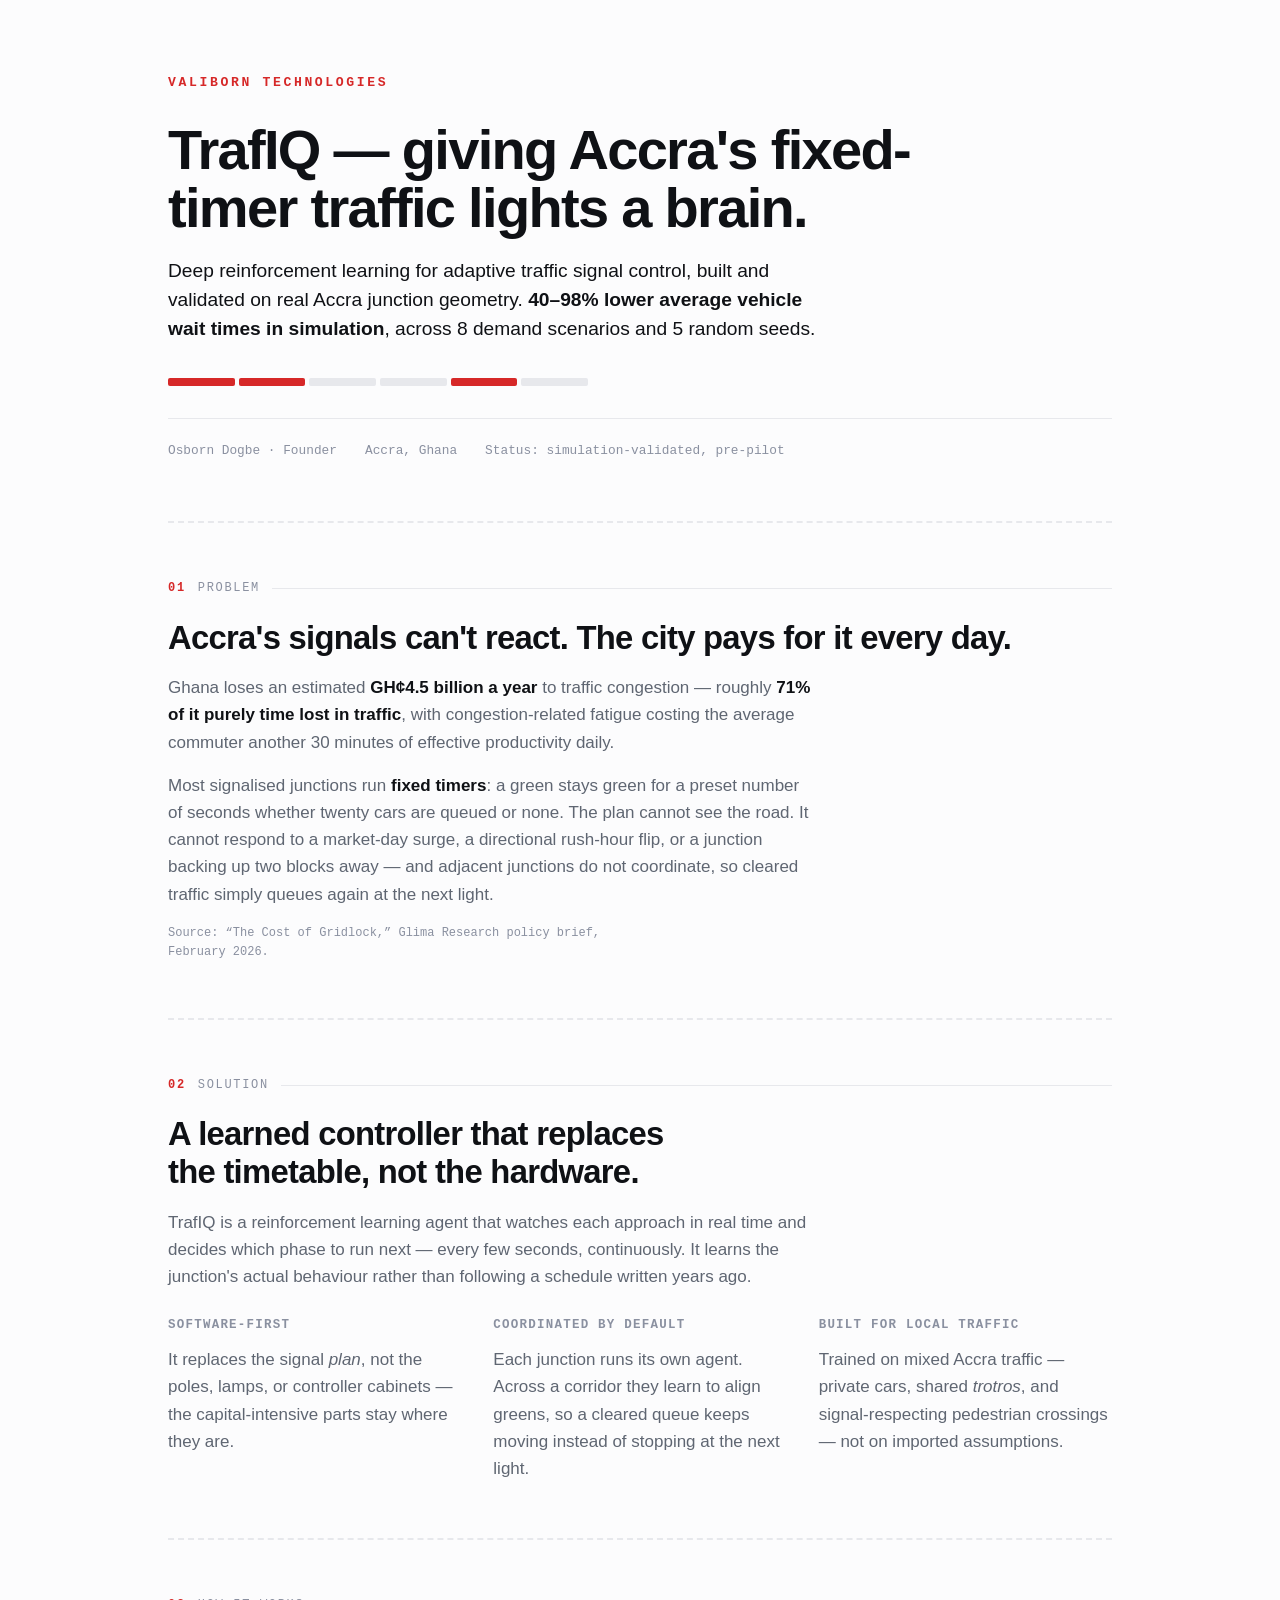
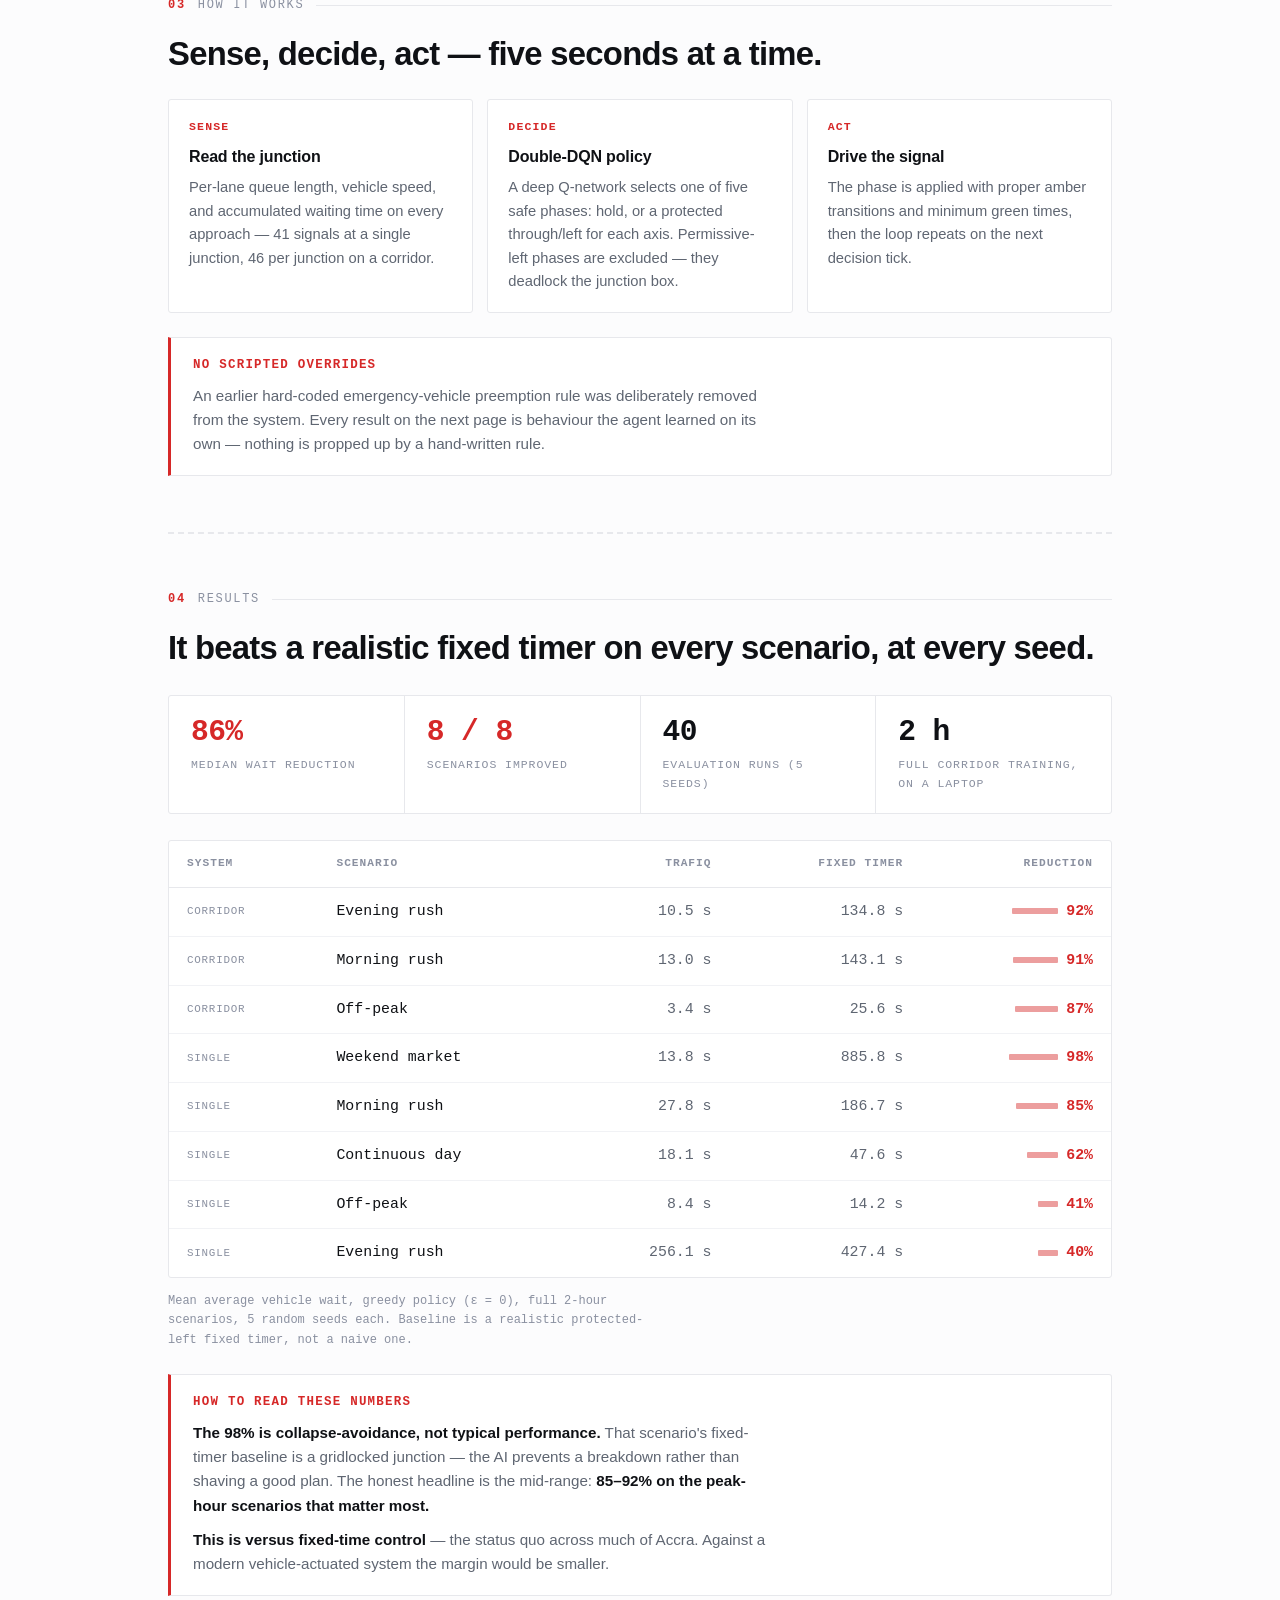
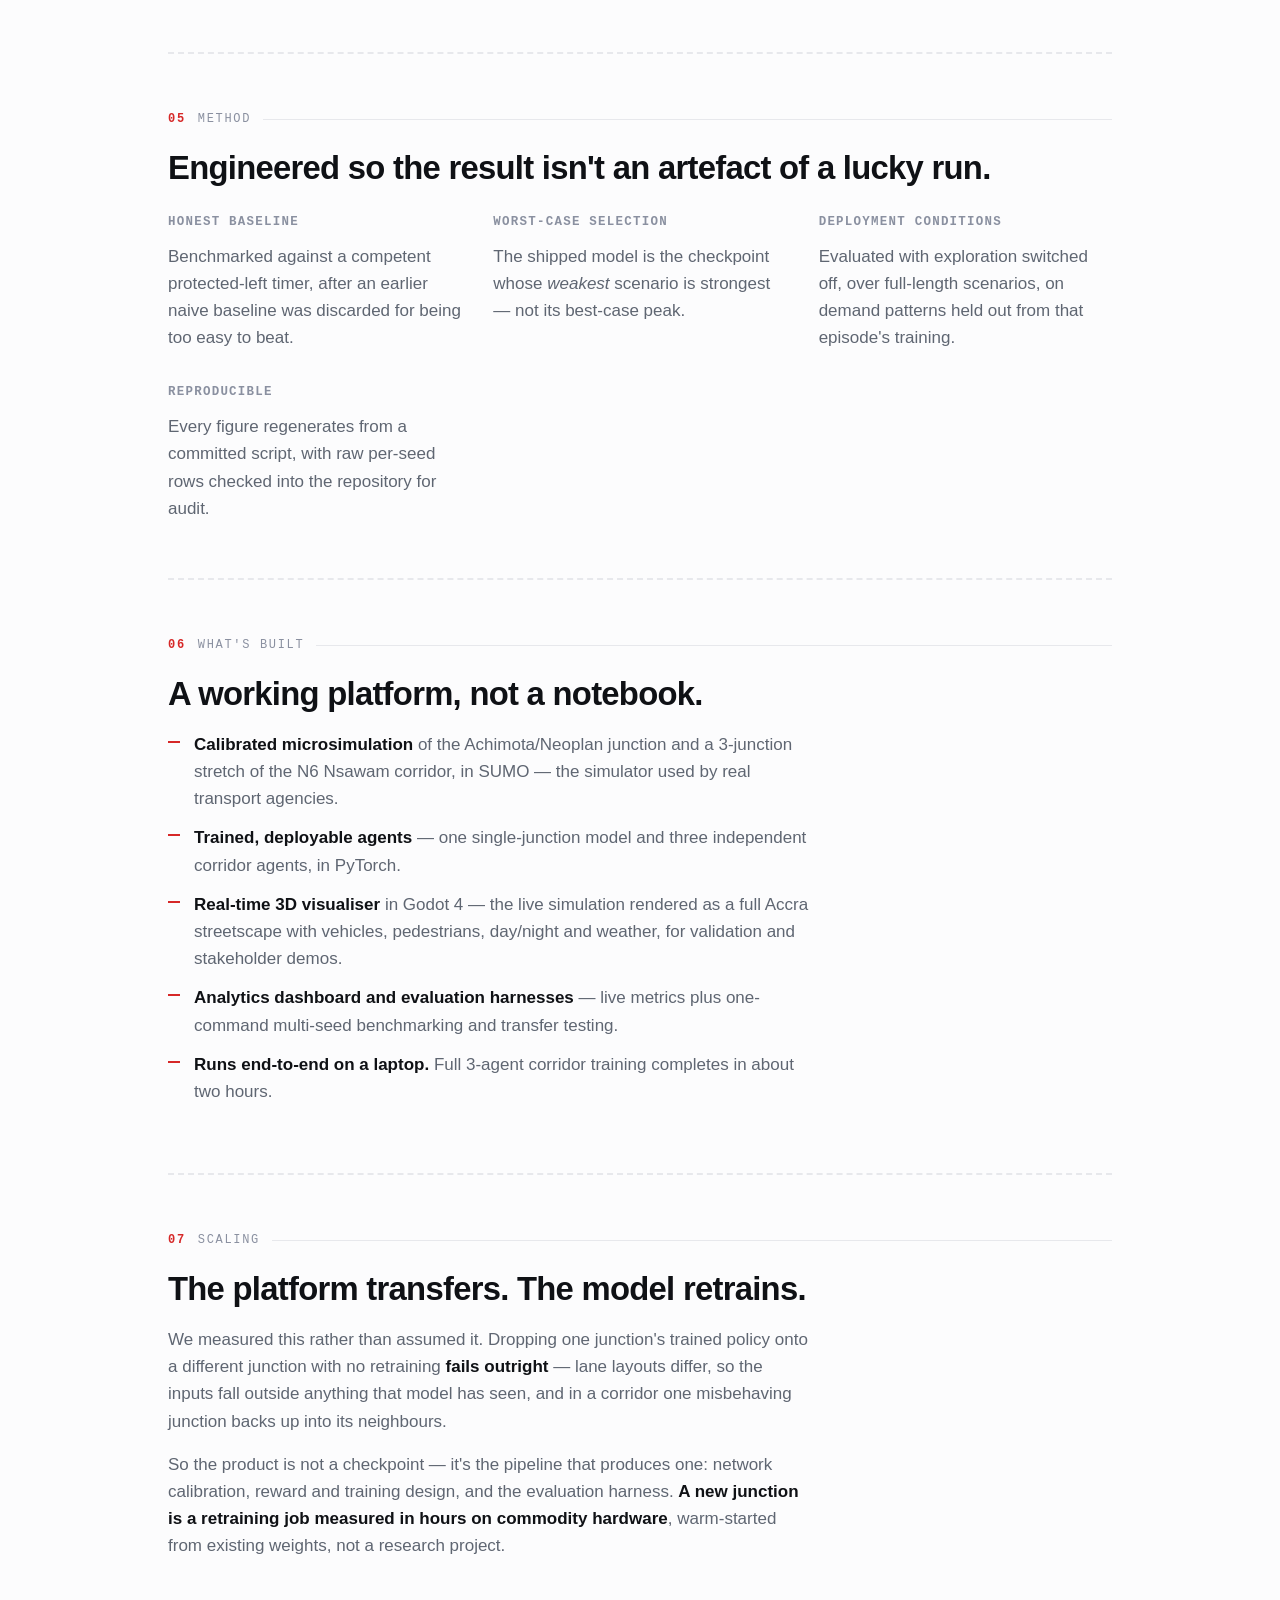
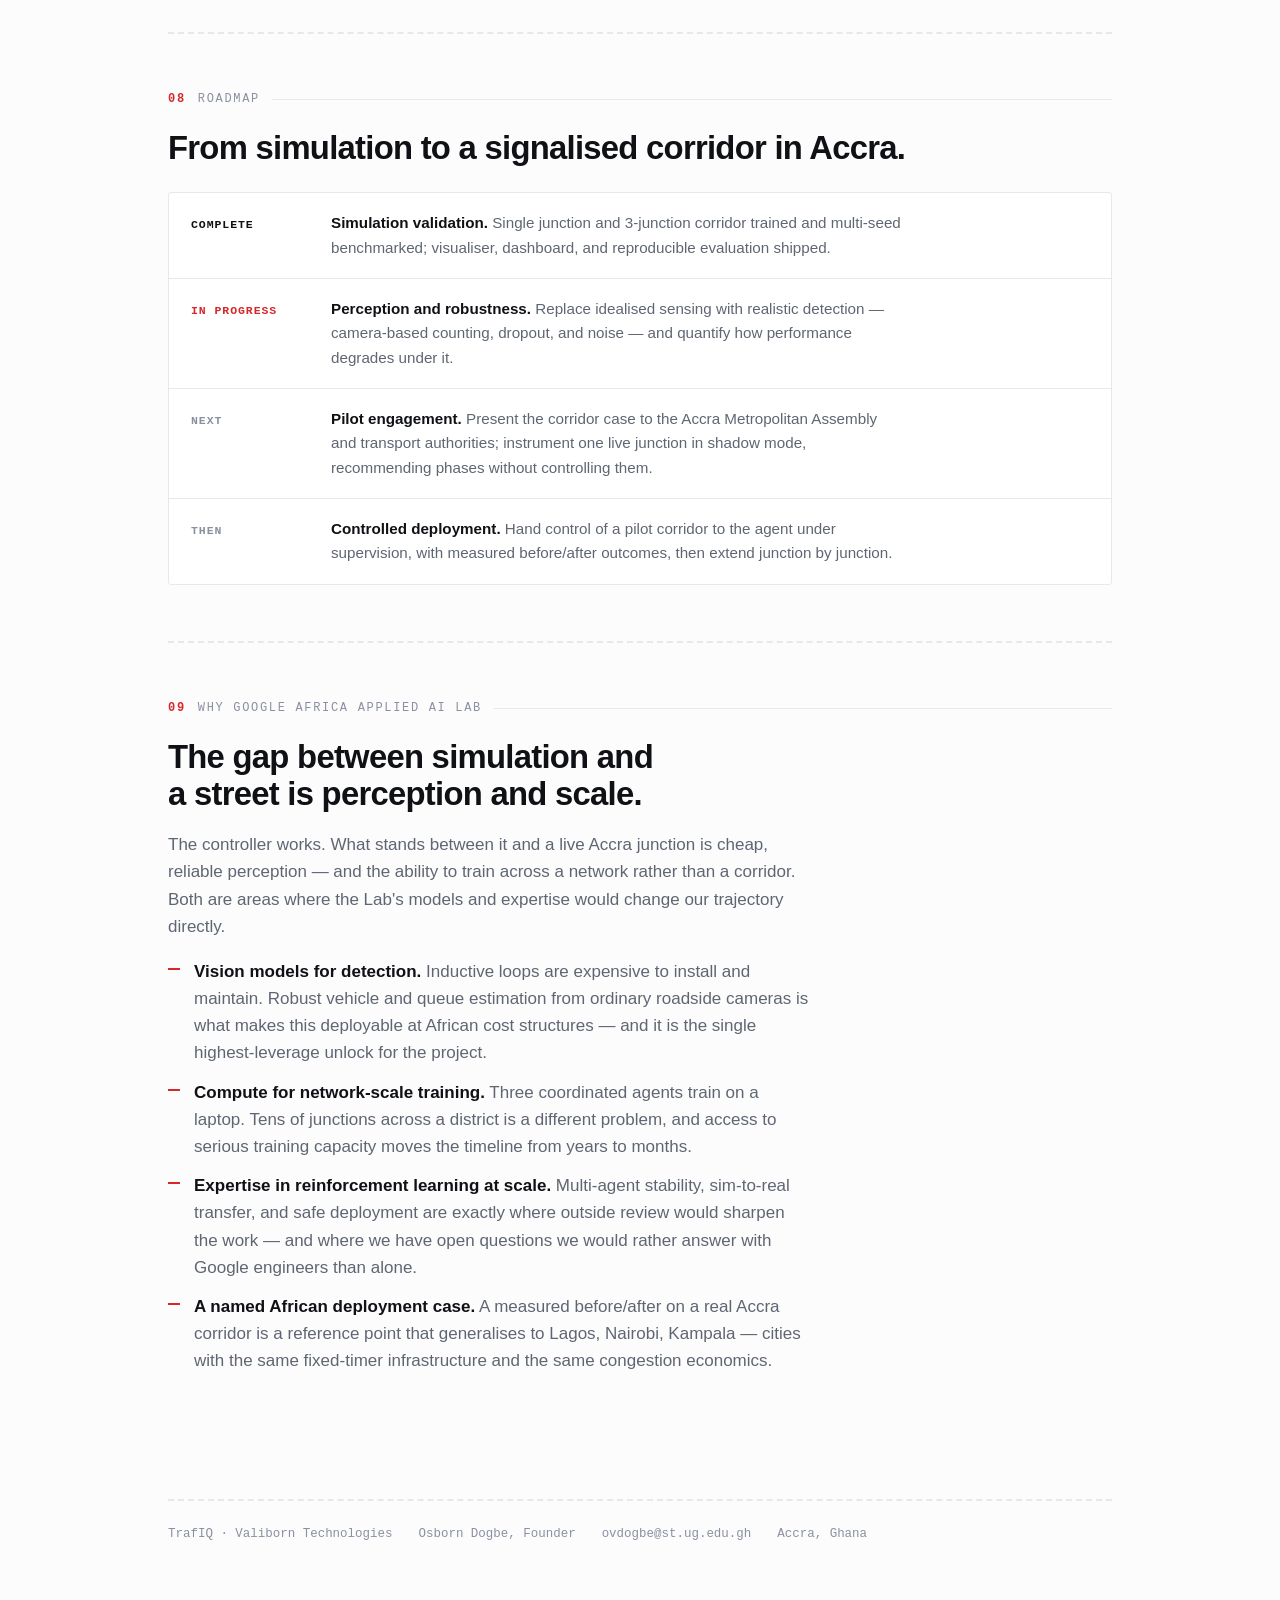
<file: docs/pitch/index.html>
<!DOCTYPE html>
<html lang="en">
<head>
<meta charset="utf-8">
<meta name="viewport" content="width=device-width, initial-scale=1">
<meta name="description" content="TrafIQ — deep reinforcement learning for adaptive traffic signal control in Accra. 40–98% lower vehicle wait times in simulation, validated across 8 demand scenarios and 5 random seeds.">
<meta name="theme-color" content="#FCFCFD" media="(prefers-color-scheme: light)">
<meta name="theme-color" content="#0F1115" media="(prefers-color-scheme: dark)">
<meta property="og:type" content="website">
<meta property="og:title" content="TrafIQ — Adaptive Traffic Control for Accra">
<meta property="og:description" content="Deep reinforcement learning that gives Accra's fixed-timer traffic lights a brain. 40–98% lower wait times in simulation. Valiborn Technologies.">
<meta name="twitter:card" content="summary_large_image">
<link rel="icon" href="data:image/svg+xml,%3Csvg xmlns='http://www.w3.org/2000/svg' viewBox='0 0 32 32'%3E%3Crect width='32' height='32' rx='7' fill='%230F1115'/%3E%3Ccircle cx='16' cy='16' r='7' fill='%23D62828'/%3E%3C/svg%3E">
<title>TrafIQ — Adaptive Traffic Control for Accra</title>
<style>
  *, *::before, *::after { box-sizing: border-box; }
  html { -webkit-text-size-adjust: 100%; }
  body { margin: 0; }
  img, svg { max-width: 100%; }
  :focus-visible { outline: 2px solid #D62828; outline-offset: 2px; }
  @media (prefers-reduced-motion: reduce) {
    *, *::before, *::after { animation-duration: .01ms !important; transition-duration: .01ms !important; }
  }
</style>
<style>
  /* Brand palette — locked.
     canvas #FCFCFD · ink #0F1115 · grey #5F6672 / #8A90A0
     hairline #E7E8EC · signal red #D62828
     Dark theme swaps ink↔canvas and derives only what legibility requires
     (surface lift, dark hairline, and a lighter red for contrast on black). */
  :root {
    --paper:      #FCFCFD;
    --surface:    #FFFFFF;
    --ink:        #0F1115;
    --ink-2:      #5F6672;
    --ink-3:      #8A90A0;
    --rule:       #E7E8EC;
    --rule-soft:  #F1F2F5;
    --accent:     #D62828;

    --mono: ui-monospace, "SF Mono", "SFMono-Regular", Menlo, Consolas, monospace;
    --sans: -apple-system, BlinkMacSystemFont, "Segoe UI", Roboto, Helvetica, Arial, sans-serif;
  }

  @media (prefers-color-scheme: dark) {
    :root {
      --paper:      #0F1115;
      --surface:    #16181E;
      --ink:        #FCFCFD;
      --ink-2:      #8A90A0;
      --ink-3:      #5F6672;
      --rule:       #24272F;
      --rule-soft:  #1B1E25;
      --accent:     #E84A4A;
    }
  }

  :root[data-theme="dark"] {
    --paper:      #0F1115;
    --surface:    #16181E;
    --ink:        #FCFCFD;
    --ink-2:      #8A90A0;
    --ink-3:      #5F6672;
    --rule:       #24272F;
    --rule-soft:  #1B1E25;
    --accent:     #E84A4A;
  }

  :root[data-theme="light"] {
    --paper:      #FCFCFD;
    --surface:    #FFFFFF;
    --ink:        #0F1115;
    --ink-2:      #5F6672;
    --ink-3:      #8A90A0;
    --rule:       #E7E8EC;
    --rule-soft:  #F1F2F5;
    --accent:     #D62828;
  }

  body {
    background: var(--paper);
    color: var(--ink);
    font-family: var(--sans);
    font-size: 17px;
    line-height: 1.6;
    -webkit-font-smoothing: antialiased;
  }

  .deck {
    max-width: 1000px;
    margin: 0 auto;
    padding: 0 28px 96px;
  }

  /* ── Slide scaffolding ─────────────────────────────────────── */
  .slide { padding: 56px 0; }
  .slide + .slide {
    border-top: 2px dashed var(--rule);
  }

  .eyebrow {
    font-family: var(--mono);
    font-size: 0.75rem;
    letter-spacing: 0.14em;
    text-transform: uppercase;
    color: var(--ink-3);
    display: flex;
    align-items: center;
    gap: 12px;
    margin-bottom: 20px;
  }
  .eyebrow b {
    color: var(--accent);
    font-weight: 600;
  }
  .eyebrow::after {
    content: "";
    flex: 1;
    height: 1px;
    background: var(--rule);
  }

  h1 {
    font-size: clamp(2.3rem, 5.4vw, 3.5rem);
    line-height: 1.04;
    letter-spacing: -0.03em;
    font-weight: 700;
    text-wrap: balance;
    margin: 0 0 20px;
  }
  h2 {
    font-size: clamp(1.5rem, 3.1vw, 2.05rem);
    line-height: 1.15;
    letter-spacing: -0.022em;
    font-weight: 700;
    text-wrap: balance;
    margin: 0 0 18px;
  }
  h3 {
    font-family: var(--mono);
    font-size: 0.78rem;
    letter-spacing: 0.1em;
    text-transform: uppercase;
    color: var(--ink-3);
    font-weight: 600;
    margin: 0 0 10px;
  }
  p { margin: 0 0 16px; max-width: 68ch; color: var(--ink-2); }
  p.lead {
    font-size: 1.2rem;
    line-height: 1.5;
    color: var(--ink);
    max-width: 62ch;
  }
  strong { color: var(--ink); font-weight: 650; }
  a { color: var(--accent); }

  /* ── Cover ─────────────────────────────────────────────────── */
  .cover { padding: 72px 0 60px; }
  .wordmark {
    font-family: var(--mono);
    font-size: 0.82rem;
    letter-spacing: 0.2em;
    text-transform: uppercase;
    color: var(--accent);
    font-weight: 600;
    margin-bottom: 28px;
  }
  .cover-meta {
    display: flex;
    flex-wrap: wrap;
    gap: 10px 28px;
    font-family: var(--mono);
    font-size: 0.8rem;
    color: var(--ink-3);
    margin-top: 32px;
    padding-top: 22px;
    border-top: 1px solid var(--rule);
  }

  /* Signal-phase bar: the one subject-specific flourish */
  .phasebar {
    display: flex;
    gap: 4px;
    margin: 34px 0 0;
    height: 8px;
    max-width: 420px;
  }
  .phasebar span { flex: 1; border-radius: 2px; background: var(--rule); }
  .phasebar span:nth-child(1),
  .phasebar span:nth-child(2),
  .phasebar span:nth-child(5) { background: var(--accent); }

  /* ── Stat row ──────────────────────────────────────────────── */
  .stats {
    display: grid;
    grid-template-columns: repeat(auto-fit, minmax(190px, 1fr));
    gap: 1px;
    background: var(--rule);
    border: 1px solid var(--rule);
    border-radius: 3px;
    overflow: hidden;
    margin: 28px 0 8px;
  }
  .stat { background: var(--surface); padding: 20px 22px; }
  .stat .n {
    font-family: var(--mono);
    font-size: 1.85rem;
    font-weight: 600;
    letter-spacing: -0.02em;
    color: var(--ink);
    font-variant-numeric: tabular-nums;
    line-height: 1.1;
  }
  .stat .n.pos { color: var(--accent); }
  .stat .k {
    font-family: var(--mono);
    font-size: 0.72rem;
    letter-spacing: 0.08em;
    text-transform: uppercase;
    color: var(--ink-3);
    margin-top: 8px;
  }

  /* ── Two-column ────────────────────────────────────────────── */
  .cols {
    display: grid;
    grid-template-columns: repeat(auto-fit, minmax(280px, 1fr));
    gap: 32px;
    margin-top: 26px;
  }
  .cols p { margin-bottom: 0; }

  /* ── Ordered / feature lists ───────────────────────────────── */
  ul.clean { list-style: none; padding: 0; margin: 18px 0 0; }
  ul.clean li {
    position: relative;
    padding-left: 26px;
    margin-bottom: 12px;
    color: var(--ink-2);
    max-width: 68ch;
  }
  ul.clean li::before {
    content: "";
    position: absolute;
    left: 0; top: 10px;
    width: 12px; height: 2px;
    background: var(--accent);
  }

  /* ── Pipeline (sense → decide → act) ───────────────────────── */
  .pipe {
    display: grid;
    grid-template-columns: repeat(auto-fit, minmax(210px, 1fr));
    gap: 14px;
    margin: 26px 0 0;
  }
  .step {
    background: var(--surface);
    border: 1px solid var(--rule);
    border-radius: 3px;
    padding: 18px 20px;
  }
  .step .num {
    font-family: var(--mono);
    font-size: 0.72rem;
    color: var(--accent);
    letter-spacing: 0.1em;
    font-weight: 600;
  }
  .step h4 {
    margin: 8px 0 6px;
    font-size: 1rem;
    font-weight: 650;
    letter-spacing: -0.01em;
  }
  .step p { font-size: 0.92rem; margin: 0; color: var(--ink-2); }

  /* ── Results table ─────────────────────────────────────────── */
  .tablewrap {
    overflow-x: auto;
    border: 1px solid var(--rule);
    border-radius: 3px;
    background: var(--surface);
    margin: 26px 0 14px;
  }
  table { border-collapse: collapse; width: 100%; min-width: 620px; }
  th {
    font-family: var(--mono);
    font-size: 0.7rem;
    letter-spacing: 0.09em;
    text-transform: uppercase;
    color: var(--ink-3);
    font-weight: 600;
    text-align: right;
    padding: 14px 18px;
    border-bottom: 1px solid var(--rule);
    white-space: nowrap;
  }
  th:first-child, th:nth-child(2) { text-align: left; }
  td {
    padding: 12px 18px;
    border-bottom: 1px solid var(--rule-soft);
    font-size: 0.93rem;
    text-align: right;
    font-variant-numeric: tabular-nums;
    font-family: var(--mono);
    color: var(--ink-2);
    white-space: nowrap;
  }
  td:nth-child(2) { text-align: left; color: var(--ink); }
  tr:last-child td { border-bottom: none; }
  .sys {
    font-family: var(--mono);
    font-size: 0.68rem;
    letter-spacing: 0.07em;
    text-transform: uppercase;
    color: var(--ink-3);
    text-align: left !important;
  }
  td.cut { color: var(--accent); font-weight: 600; }
  .bar {
    display: inline-block;
    vertical-align: middle;
    height: 6px;
    background: var(--accent);
    border-radius: 1px;
    opacity: 0.45;
    margin-right: 8px;
  }

  /* ── Note / caveat block ───────────────────────────────────── */
  .note {
    background: var(--surface);
    border: 1px solid var(--rule);
    border-left: 3px solid var(--accent);
    padding: 18px 22px;
    border-radius: 0 3px 3px 0;
    margin-top: 24px;
  }
  .note h3 { color: var(--accent); margin-bottom: 8px; }
  .note p { margin: 0; color: var(--ink-2); font-size: 0.95rem; }
  .note p + p { margin-top: 10px; }

  .caption {
    font-family: var(--mono);
    font-size: 0.75rem;
    color: var(--ink-3);
    margin: 0;
  }

  /* ── Roadmap ───────────────────────────────────────────────── */
  .road { margin-top: 26px; display: grid; gap: 1px; background: var(--rule); border: 1px solid var(--rule); border-radius: 3px; overflow: hidden; }
  .phase { background: var(--surface); padding: 18px 22px; display: grid; grid-template-columns: 120px 1fr; gap: 20px; align-items: baseline; }
  .phase .tag {
    font-family: var(--mono);
    font-size: 0.72rem;
    letter-spacing: 0.08em;
    text-transform: uppercase;
    font-weight: 600;
  }
  .phase.done .tag { color: var(--ink); }
  .phase.now .tag  { color: var(--accent); }
  .phase.next .tag { color: var(--ink-3); }
  .phase p { margin: 0; font-size: 0.95rem; }
  .phase b { color: var(--ink); font-weight: 650; }

  /* ── Footer ────────────────────────────────────────────────── */
  .foot {
    margin-top: 56px;
    padding-top: 24px;
    border-top: 2px dashed var(--rule);
    font-family: var(--mono);
    font-size: 0.78rem;
    color: var(--ink-3);
    display: flex;
    flex-wrap: wrap;
    gap: 8px 26px;
  }

  @media (max-width: 620px) {
    body { font-size: 16px; }
    .deck { padding: 0 20px 72px; }
    .slide { padding: 44px 0; }
    .phase { grid-template-columns: 1fr; gap: 6px; }
  }
</style>

</head>
<body>

<div class="deck">

  <!-- ══ COVER ══════════════════════════════════════════════ -->
  <section class="slide cover">
    <div class="wordmark">Valiborn Technologies</div>
    <h1>TrafIQ — giving Accra's fixed-timer traffic lights a brain.</h1>
    <p class="lead">
      Deep reinforcement learning for adaptive traffic signal control, built and
      validated on real Accra junction geometry. <strong>40–98% lower average vehicle
      wait times in simulation</strong>, across 8 demand scenarios and 5 random seeds.
    </p>
    <div class="phasebar" aria-hidden="true">
      <span></span><span></span><span></span><span></span><span></span><span></span>
    </div>
    <div class="cover-meta">
      <span>Osborn Dogbe · Founder</span>
      <span>Accra, Ghana</span>
      <span>Status: simulation-validated, pre-pilot</span>
    </div>
  </section>

  <!-- ══ 01 PROBLEM ═════════════════════════════════════════ -->
  <section class="slide">
    <div class="eyebrow"><b>01</b> Problem</div>
    <h2>Accra's signals can't react. The city pays for it every day.</h2>
    <p>
      Ghana loses an estimated <strong>GH¢4.5 billion a year</strong> to traffic
      congestion — roughly <strong>71% of it purely time lost in traffic</strong>, with
      congestion-related fatigue costing the average commuter another 30 minutes of
      effective productivity daily.
    </p>
    <p>
      Most signalised junctions run <strong>fixed timers</strong>: a green stays green for
      a preset number of seconds whether twenty cars are queued or none. The plan cannot
      see the road. It cannot respond to a market-day surge, a directional rush-hour flip,
      or a junction backing up two blocks away — and adjacent junctions do not coordinate,
      so cleared traffic simply queues again at the next light.
    </p>
    <p class="caption">Source: “The Cost of Gridlock,” Glima Research policy brief, February 2026.</p>
  </section>

  <!-- ══ 02 SOLUTION ════════════════════════════════════════ -->
  <section class="slide">
    <div class="eyebrow"><b>02</b> Solution</div>
    <h2>A learned controller that replaces the timetable, not the hardware.</h2>
    <p>
      TrafIQ is a reinforcement learning agent that watches each approach in real time
      and decides which phase to run next — every few seconds, continuously. It learns the
      junction's actual behaviour rather than following a schedule written years ago.
    </p>
    <div class="cols">
      <div>
        <h3>Software-first</h3>
        <p>It replaces the signal <em>plan</em>, not the poles, lamps, or controller cabinets — the capital-intensive parts stay where they are.</p>
      </div>
      <div>
        <h3>Coordinated by default</h3>
        <p>Each junction runs its own agent. Across a corridor they learn to align greens, so a cleared queue keeps moving instead of stopping at the next light.</p>
      </div>
      <div>
        <h3>Built for local traffic</h3>
        <p>Trained on mixed Accra traffic — private cars, shared <em>trotros</em>, and signal-respecting pedestrian crossings — not on imported assumptions.</p>
      </div>
    </div>
  </section>

  <!-- ══ 03 HOW IT WORKS ════════════════════════════════════ -->
  <section class="slide">
    <div class="eyebrow"><b>03</b> How it works</div>
    <h2>Sense, decide, act — five seconds at a time.</h2>
    <div class="pipe">
      <div class="step">
        <div class="num">SENSE</div>
        <h4>Read the junction</h4>
        <p>Per-lane queue length, vehicle speed, and accumulated waiting time on every approach — 41 signals at a single junction, 46 per junction on a corridor.</p>
      </div>
      <div class="step">
        <div class="num">DECIDE</div>
        <h4>Double-DQN policy</h4>
        <p>A deep Q-network selects one of five safe phases: hold, or a protected through/left for each axis. Permissive-left phases are excluded — they deadlock the junction box.</p>
      </div>
      <div class="step">
        <div class="num">ACT</div>
        <h4>Drive the signal</h4>
        <p>The phase is applied with proper amber transitions and minimum green times, then the loop repeats on the next decision tick.</p>
      </div>
    </div>
    <div class="note">
      <h3>No scripted overrides</h3>
      <p>An earlier hard-coded emergency-vehicle preemption rule was deliberately removed from the system. Every result on the next page is behaviour the agent learned on its own — nothing is propped up by a hand-written rule.</p>
    </div>
  </section>

  <!-- ══ 04 RESULTS ═════════════════════════════════════════ -->
  <section class="slide">
    <div class="eyebrow"><b>04</b> Results</div>
    <h2>It beats a realistic fixed timer on every scenario, at every seed.</h2>

    <div class="stats">
      <div class="stat"><div class="n pos">86%</div><div class="k">median wait reduction</div></div>
      <div class="stat"><div class="n pos">8 / 8</div><div class="k">scenarios improved</div></div>
      <div class="stat"><div class="n">40</div><div class="k">evaluation runs (5 seeds)</div></div>
      <div class="stat"><div class="n">2 h</div><div class="k">full corridor training, on a laptop</div></div>
    </div>

    <div class="tablewrap">
      <table>
        <thead>
          <tr>
            <th>System</th><th>Scenario</th><th>TrafIQ</th><th>Fixed timer</th><th>Reduction</th>
          </tr>
        </thead>
        <tbody>
          <tr><td class="sys">Corridor</td><td>Evening rush</td><td>10.5 s</td><td>134.8 s</td><td class="cut"><span class="bar" style="width:46px"></span>92%</td></tr>
          <tr><td class="sys">Corridor</td><td>Morning rush</td><td>13.0 s</td><td>143.1 s</td><td class="cut"><span class="bar" style="width:45px"></span>91%</td></tr>
          <tr><td class="sys">Corridor</td><td>Off-peak</td><td>3.4 s</td><td>25.6 s</td><td class="cut"><span class="bar" style="width:43px"></span>87%</td></tr>
          <tr><td class="sys">Single</td><td>Weekend market</td><td>13.8 s</td><td>885.8 s</td><td class="cut"><span class="bar" style="width:49px"></span>98%</td></tr>
          <tr><td class="sys">Single</td><td>Morning rush</td><td>27.8 s</td><td>186.7 s</td><td class="cut"><span class="bar" style="width:42px"></span>85%</td></tr>
          <tr><td class="sys">Single</td><td>Continuous day</td><td>18.1 s</td><td>47.6 s</td><td class="cut"><span class="bar" style="width:31px"></span>62%</td></tr>
          <tr><td class="sys">Single</td><td>Off-peak</td><td>8.4 s</td><td>14.2 s</td><td class="cut"><span class="bar" style="width:20px"></span>41%</td></tr>
          <tr><td class="sys">Single</td><td>Evening rush</td><td>256.1 s</td><td>427.4 s</td><td class="cut"><span class="bar" style="width:20px"></span>40%</td></tr>
        </tbody>
      </table>
    </div>
    <p class="caption">
      Mean average vehicle wait, greedy policy (ε = 0), full 2-hour scenarios, 5 random
      seeds each. Baseline is a realistic protected-left fixed timer, not a naive one.
    </p>

    <div class="note">
      <h3>How to read these numbers</h3>
      <p><strong>The 98% is collapse-avoidance, not typical performance.</strong> That scenario's fixed-timer baseline is a gridlocked junction — the AI prevents a breakdown rather than shaving a good plan. The honest headline is the mid-range: <strong>85–92% on the peak-hour scenarios that matter most.</strong></p>
      <p><strong>This is versus fixed-time control</strong> — the status quo across much of Accra. Against a modern vehicle-actuated system the margin would be smaller.</p>
    </div>
  </section>

  <!-- ══ 05 WHY THE NUMBERS HOLD ════════════════════════════ -->
  <section class="slide">
    <div class="eyebrow"><b>05</b> Method</div>
    <h2>Engineered so the result isn't an artefact of a lucky run.</h2>
    <div class="cols">
      <div>
        <h3>Honest baseline</h3>
        <p>Benchmarked against a competent protected-left timer, after an earlier naive baseline was discarded for being too easy to beat.</p>
      </div>
      <div>
        <h3>Worst-case selection</h3>
        <p>The shipped model is the checkpoint whose <em>weakest</em> scenario is strongest — not its best-case peak.</p>
      </div>
      <div>
        <h3>Deployment conditions</h3>
        <p>Evaluated with exploration switched off, over full-length scenarios, on demand patterns held out from that episode's training.</p>
      </div>
      <div>
        <h3>Reproducible</h3>
        <p>Every figure regenerates from a committed script, with raw per-seed rows checked into the repository for audit.</p>
      </div>
    </div>
  </section>

  <!-- ══ 06 PLATFORM ════════════════════════════════════════ -->
  <section class="slide">
    <div class="eyebrow"><b>06</b> What's built</div>
    <h2>A working platform, not a notebook.</h2>
    <ul class="clean">
      <li><strong>Calibrated microsimulation</strong> of the Achimota/Neoplan junction and a 3-junction stretch of the N6 Nsawam corridor, in SUMO — the simulator used by real transport agencies.</li>
      <li><strong>Trained, deployable agents</strong> — one single-junction model and three independent corridor agents, in PyTorch.</li>
      <li><strong>Real-time 3D visualiser</strong> in Godot 4 — the live simulation rendered as a full Accra streetscape with vehicles, pedestrians, day/night and weather, for validation and stakeholder demos.</li>
      <li><strong>Analytics dashboard and evaluation harnesses</strong> — live metrics plus one-command multi-seed benchmarking and transfer testing.</li>
      <li><strong>Runs end-to-end on a laptop.</strong> Full 3-agent corridor training completes in about two hours.</li>
    </ul>
  </section>

  <!-- ══ 07 SCALING ═════════════════════════════════════════ -->
  <section class="slide">
    <div class="eyebrow"><b>07</b> Scaling</div>
    <h2>The platform transfers. The model retrains.</h2>
    <p>
      We measured this rather than assumed it. Dropping one junction's trained policy onto
      a different junction with no retraining <strong>fails outright</strong> — lane
      layouts differ, so the inputs fall outside anything that model has seen, and in a
      corridor one misbehaving junction backs up into its neighbours.
    </p>
    <p>
      So the product is not a checkpoint — it's the pipeline that produces one:
      network calibration, reward and training design, and the evaluation harness.
      <strong>A new junction is a retraining job measured in hours on commodity hardware</strong>,
      warm-started from existing weights, not a research project.
    </p>
  </section>

  <!-- ══ 08 ROADMAP ═════════════════════════════════════════ -->
  <section class="slide">
    <div class="eyebrow"><b>08</b> Roadmap</div>
    <h2>From simulation to a signalised corridor in Accra.</h2>
    <div class="road">
      <div class="phase done">
        <div class="tag">Complete</div>
        <p><b>Simulation validation.</b> Single junction and 3-junction corridor trained and multi-seed benchmarked; visualiser, dashboard, and reproducible evaluation shipped.</p>
      </div>
      <div class="phase now">
        <div class="tag">In progress</div>
        <p><b>Perception and robustness.</b> Replace idealised sensing with realistic detection — camera-based counting, dropout, and noise — and quantify how performance degrades under it.</p>
      </div>
      <div class="phase next">
        <div class="tag">Next</div>
        <p><b>Pilot engagement.</b> Present the corridor case to the Accra Metropolitan Assembly and transport authorities; instrument one live junction in shadow mode, recommending phases without controlling them.</p>
      </div>
      <div class="phase next">
        <div class="tag">Then</div>
        <p><b>Controlled deployment.</b> Hand control of a pilot corridor to the agent under supervision, with measured before/after outcomes, then extend junction by junction.</p>
      </div>
    </div>
  </section>

  <!-- ══ 09 THE ASK ═════════════════════════════════════════ -->
  <section class="slide">
    <div class="eyebrow"><b>09</b> Why Google Africa Applied AI Lab</div>
    <h2>The gap between simulation and a street is perception and scale.</h2>
    <p>
      The controller works. What stands between it and a live Accra junction is
      cheap, reliable perception — and the ability to train across a network rather
      than a corridor. Both are areas where the Lab's models and expertise would
      change our trajectory directly.
    </p>
    <ul class="clean">
      <li><strong>Vision models for detection.</strong> Inductive loops are expensive to install and maintain. Robust vehicle and queue estimation from ordinary roadside cameras is what makes this deployable at African cost structures — and it is the single highest-leverage unlock for the project.</li>
      <li><strong>Compute for network-scale training.</strong> Three coordinated agents train on a laptop. Tens of junctions across a district is a different problem, and access to serious training capacity moves the timeline from years to months.</li>
      <li><strong>Expertise in reinforcement learning at scale.</strong> Multi-agent stability, sim-to-real transfer, and safe deployment are exactly where outside review would sharpen the work — and where we have open questions we would rather answer with Google engineers than alone.</li>
      <li><strong>A named African deployment case.</strong> A measured before/after on a real Accra corridor is a reference point that generalises to Lagos, Nairobi, Kampala — cities with the same fixed-timer infrastructure and the same congestion economics.</li>
    </ul>
  </section>

  <!-- ══ CONTACT ════════════════════════════════════════════ -->
  <div class="foot">
    <span>TrafIQ · Valiborn Technologies</span>
    <span>Osborn Dogbe, Founder</span>
    <span>ovdogbe@st.ug.edu.gh</span>
    <span>Accra, Ghana</span>
  </div>

</div>

</body>
</html>
</file>
